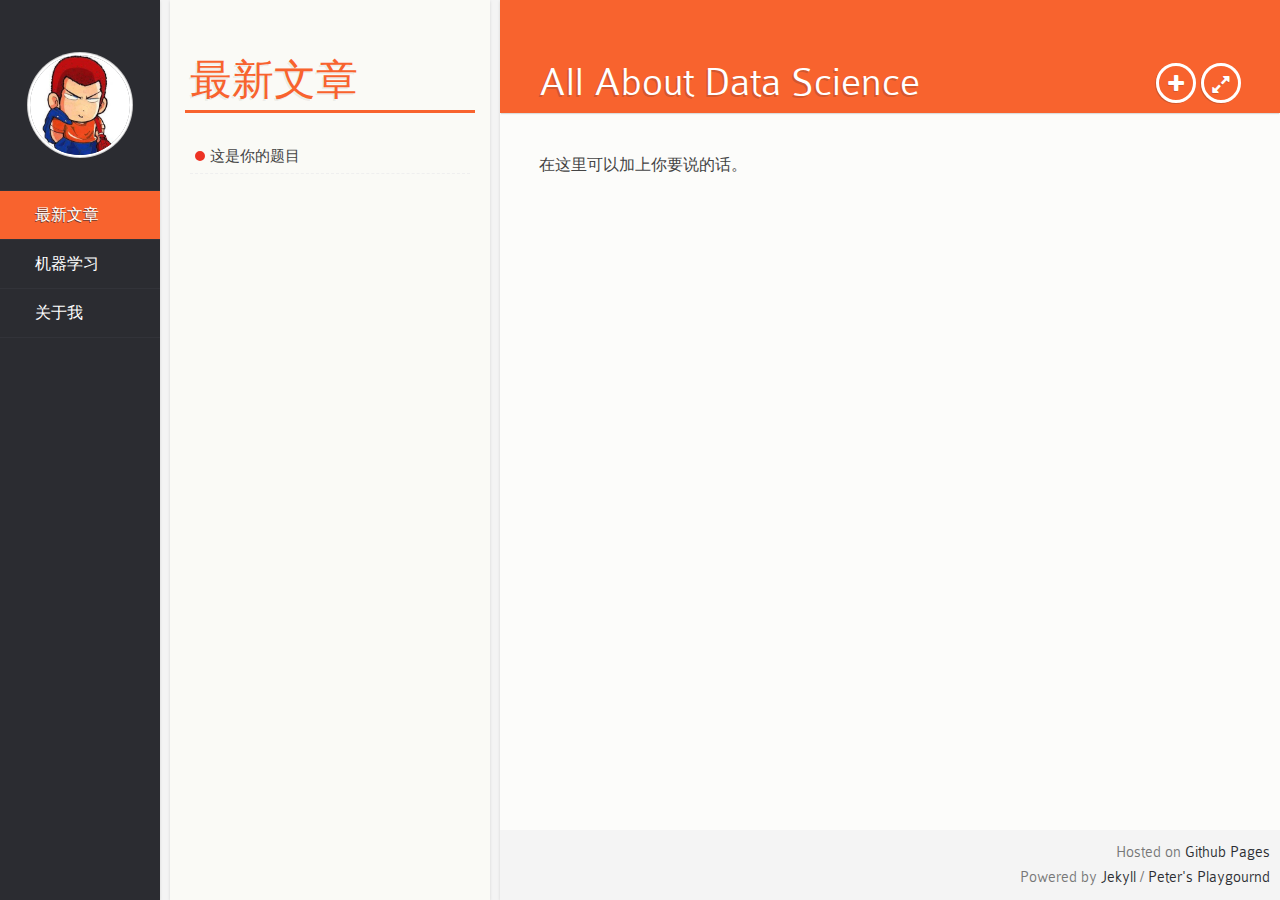
<file: index.html>
<!DOCTYPE html>
<html>
	<head>
		<meta http-equiv="content-type" content="text/html; charset=utf-8" />
                <meta property="wb:webmaster" content="397a4c282ef1bdba" />
		<meta name="description" content="Welcome to Data World | 技术改变世界">
		<meta name="viewport" content="width=device-width, initial-scale=1.0, maximum-scale=1.0, user-scalable=0" />
		<title>犀牛</title>
		<!--[if lte IE 9]><meta http-equiv="refresh" content="0;url=/assets/ie.html"><![endif]-->
		<link rel="shortcut icon" href="/assets/images/favicon.ico" />
		<link rel="stylesheet" type="text/css" href="/assets/stylesheets/style.css">
		<script type="text/javascript">
			var _gaq = _gaq || [];
			_gaq.push(['_setAccount', 'UA-45407331-1']);
			_gaq.push(['_trackPageview']);
			(function() {
				var ga = document.createElement('script'); ga.type = 'text/javascript'; ga.async = true;
				ga.src = ('https:' == document.location.protocol ? 'https://ssl' : 'http://www') + '.google-analytics.com/ga.js';
				var s = document.getElementsByTagName('script')[0]; s.parentNode.insertBefore(ga, s);
	"		})();
		</script>
		<script type="text/javascript" src="http://cdn.mathjax.org/mathjax/latest/MathJax.js?config=TeX-AMS-MML_HTMLorMML"></script>
		<script type="text/x-mathjax-config">
        MathJax.Hub.Config({
        TeX: {equationNumbers: {autoNumber: ["AMS"], useLabelIds: true}},
        "HTML-CSS": {linebreaks: {automatic: true}},
        SVG: {linebreaks: {automatic: true}}
        });
        </script>
        <script type="text/javascript" src="/assets/js/jquery.js"></script>
		<script type="text/javascript" src="/assets/js/jquery.pjax.js"></script>
		<script type="text/javascript" src="/assets/js/script.js"></script>
		<script type="text/javascript" src="/assets/js/pdfobject.js"></script>
		<script type = "text/javascript">
		$(document).ready(function(){
		$("#random").on('click','img',function(){
			$.get("sitemap.xml",function(data){
			var $xml=$(data);
			url=$xml.find("url");
			n = url.size();
			n = getRandom(n);
			position=url.get(n);  
			hello=position.getElementsByTagName("loc")[0].firstChild.nodeValue; 
			location.href=hello;
		})
    
	})
  //随机数发生器
       function getRandom(n){return Math.floor(Math.random()*(n+1))}
})
	</script>
		
	</head>
	<body>
		<nav id="nav">
		    <a id="random" href="#"><img id="profile" src="/assets/images/profile.png" alt="" height="100" width="100"></a>
			<ul id="menu">
				<li id="label1" class="label selected"><span>最新文章</span></li>
				<li id="label2" class="label"><span>机器学习</span></li>
				<!--目录-->
				<a id="about" href="/index.html">关于我</a>
			</ul>

		</nav>

		<aside id="sidebar">
			<div id="title_wrap" class="select1">
				<h2 id="title1" class="title">最新文章</h2>
				<h2 id="title2" class="title">机器学习</h2>
			</div>

			<div id="post_list">
			<!--文章-->
			
				<a class="ml cate1" href="/2014/03/distance-similarity"><span class="circle_icon"></span>这是你的题目<span class="date">Mar 2014</span></a>
			
			</div>
		</aside>

		<div id="container">
			<div id="pjax">
				
				<article id="post">
  <header id="header">
    <h1>All About Data Science</h1>
    <button id="fullscreen" class="header_icon"></button>
    <button id="fontsize" class="header_icon"></button>
  </header>
  <div id="content">
    <p>在这里可以加上你要说的话。</p>

    <div id="copyright">

      <p>Hosted on <a href="http://pages.github.com/" target="_blank">Github Pages</a></p>
      <p>Powered by <a href="https://github.com/mojombo/jekyll" target="_blank">Jekyll</a> / <a href="http://peters-playground.com/" target="_blank">Peter's Playgournd</a> </p>
    </div>
  </div>
</article>

			</div>
		</div>

		<div id="notice">左右滑动</div>
		
		
		
		
	</body>
</html>
</file>
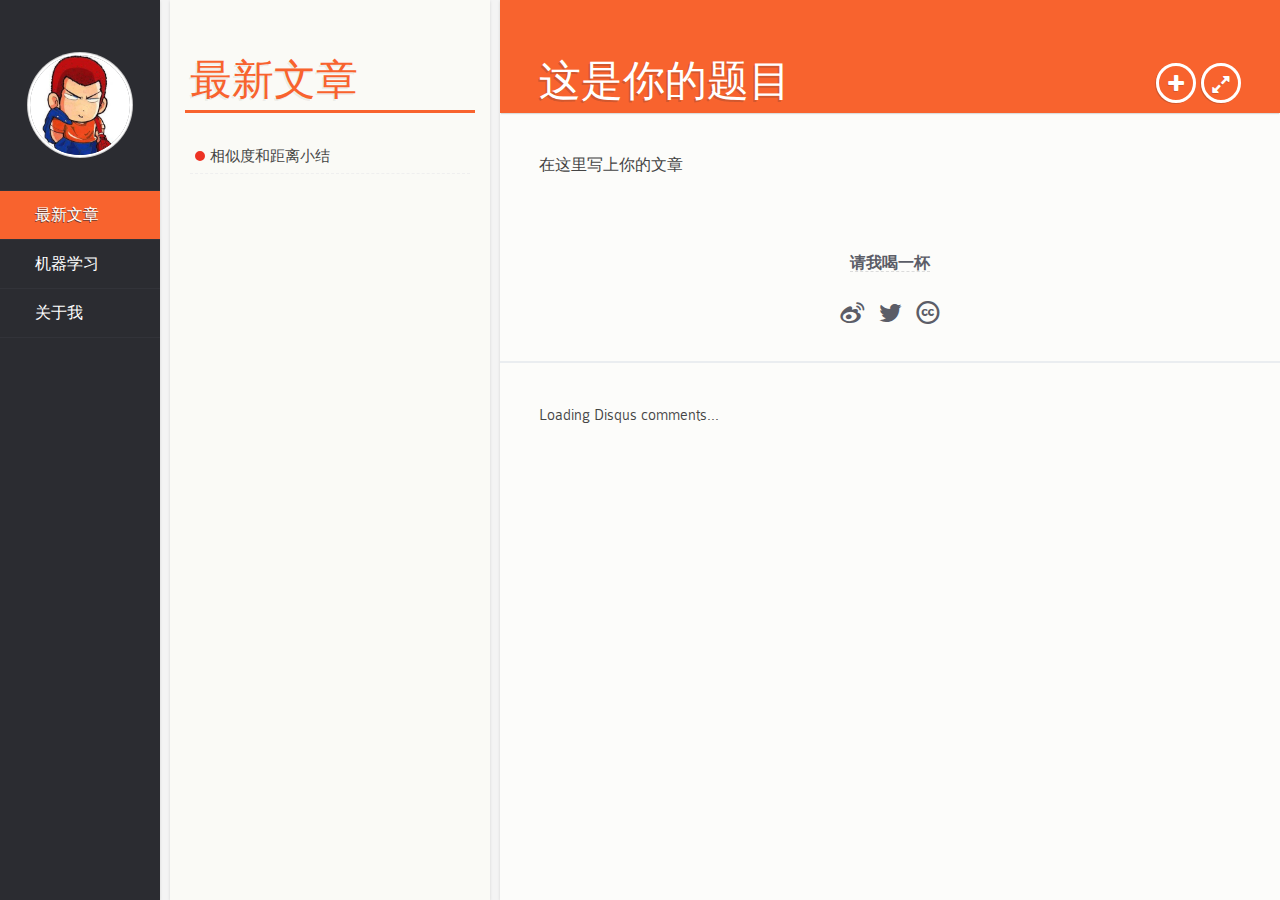
<file: 2014/03/distance-similarity/index.html>
<!DOCTYPE html>
<html>
	<head>
		<meta http-equiv="content-type" content="text/html; charset=utf-8" />
                <meta property="wb:webmaster" content="397a4c282ef1bdba" />
		<meta name="description" content="相似度和距离小结 | 技术改变世界">
		<meta name="viewport" content="width=device-width, initial-scale=1.0, maximum-scale=1.0, user-scalable=0" />
		<title>犀牛</title>
		<!--[if lte IE 9]><meta http-equiv="refresh" content="0;url=/assets/ie.html"><![endif]-->
		<link rel="shortcut icon" href="/assets/images/favicon.ico" />
		<link rel="stylesheet" type="text/css" href="/assets/stylesheets/style.css">
		<script type="text/javascript">
			var _gaq = _gaq || [];
			_gaq.push(['_setAccount', 'UA-45407331-1']);
			_gaq.push(['_trackPageview']);
			(function() {
				var ga = document.createElement('script'); ga.type = 'text/javascript'; ga.async = true;
				ga.src = ('https:' == document.location.protocol ? 'https://ssl' : 'http://www') + '.google-analytics.com/ga.js';
				var s = document.getElementsByTagName('script')[0]; s.parentNode.insertBefore(ga, s);
	"		})();
		</script>
		<script type="text/javascript" src="http://cdn.mathjax.org/mathjax/latest/MathJax.js?config=TeX-AMS-MML_HTMLorMML"></script>
		<script type="text/x-mathjax-config">
        MathJax.Hub.Config({
        TeX: {equationNumbers: {autoNumber: ["AMS"], useLabelIds: true}},
        "HTML-CSS": {linebreaks: {automatic: true}},
        SVG: {linebreaks: {automatic: true}}
        });
        </script>
        <script type="text/javascript" src="/assets/js/jquery.js"></script>
		<script type="text/javascript" src="/assets/js/jquery.pjax.js"></script>
		<script type="text/javascript" src="/assets/js/script.js"></script>
		<script type="text/javascript" src="/assets/js/pdfobject.js"></script>
		<script type = "text/javascript">
		$(document).ready(function(){
		$("#random").on('click','img',function(){
			$.get("sitemap.xml",function(data){
			var $xml=$(data);
			url=$xml.find("url");
			n = url.size();
			n = getRandom(n);
			position=url.get(n);  
			hello=position.getElementsByTagName("loc")[0].firstChild.nodeValue; 
			location.href=hello;
		})
    
	})
  //随机数发生器
       function getRandom(n){return Math.floor(Math.random()*(n+1))}
})
	</script>
		
	</head>
	<body>
		<nav id="nav">
		    <a id="random" href="#"><img id="profile" src="/assets/images/profile.png" alt="" height="100" width="100"></a>
			<ul id="menu">
				<li id="label1" class="label selected"><span>最新文章</span></li>
				<li id="label2" class="label"><span>机器学习</span></li>
				<a id="about" href="/index.html">关于我</a>
			</ul>

		</nav>

		<aside id="sidebar">
			<div id="title_wrap" class="select1">
				<h2 id="title1" class="title">最新文章</h2>
				<h2 id="title2" class="title">机器学习</h2>
			</div>

			<div id="post_list">
			
				<a class="ml cate1" href="/2014/03/distance-similarity"><span class="circle_icon"></span>相似度和距离小结<span class="date">Mar 2014</span></a>
		
			
			</div>
		</aside>

		<div id="container">
			<div id="pjax">
				
				<article id="post">
	<header id="header">
		<h1 id="identifier">这是你的题目</h1>
		<button id="fullscreen" class="header_icon"></button>
		<button id="fontsize" class="header_icon"></button>
	</header>
	<div id="content">
		<p>在这里写上你的文章</p>
		
		<div id="donation">
		<b><a href="https://me.alipay.com/bigchao">请我喝一杯</a></b>
		</div>
		<div id="social">
		    <a id="weibo" href="http://v.t.sina.com.cn/share/share.php?url=http://yangchao.me/2014/03/distance-similarity&title=相似度和距离小结"></a>
			<a id="twitter" href="https://twitter.com/intent/tweet?url=http://yangchao.me/2014/03/distance-similarity&text=相似度和距离小结"></a>
			<a id="end_cc" href="http://creativecommons.org/licenses/by-nc-sa/3.0/cn/"></a>
		</div>
	</div>
</article>

<div id="disqus_thread"></div>
<noscript>Please enable JavaScript to view the <a href="http://disqus.com/?ref_noscript">comments powered by Disqus.</a></noscript>
<a href="http://disqus.com" class="dsq-brlink" target="_blank">Loading Disqus comments...</a>



			</div>
		</div>

		<div id="notice">左右滑动</div>
		
		
		
		
	</body>
</html>
</file>
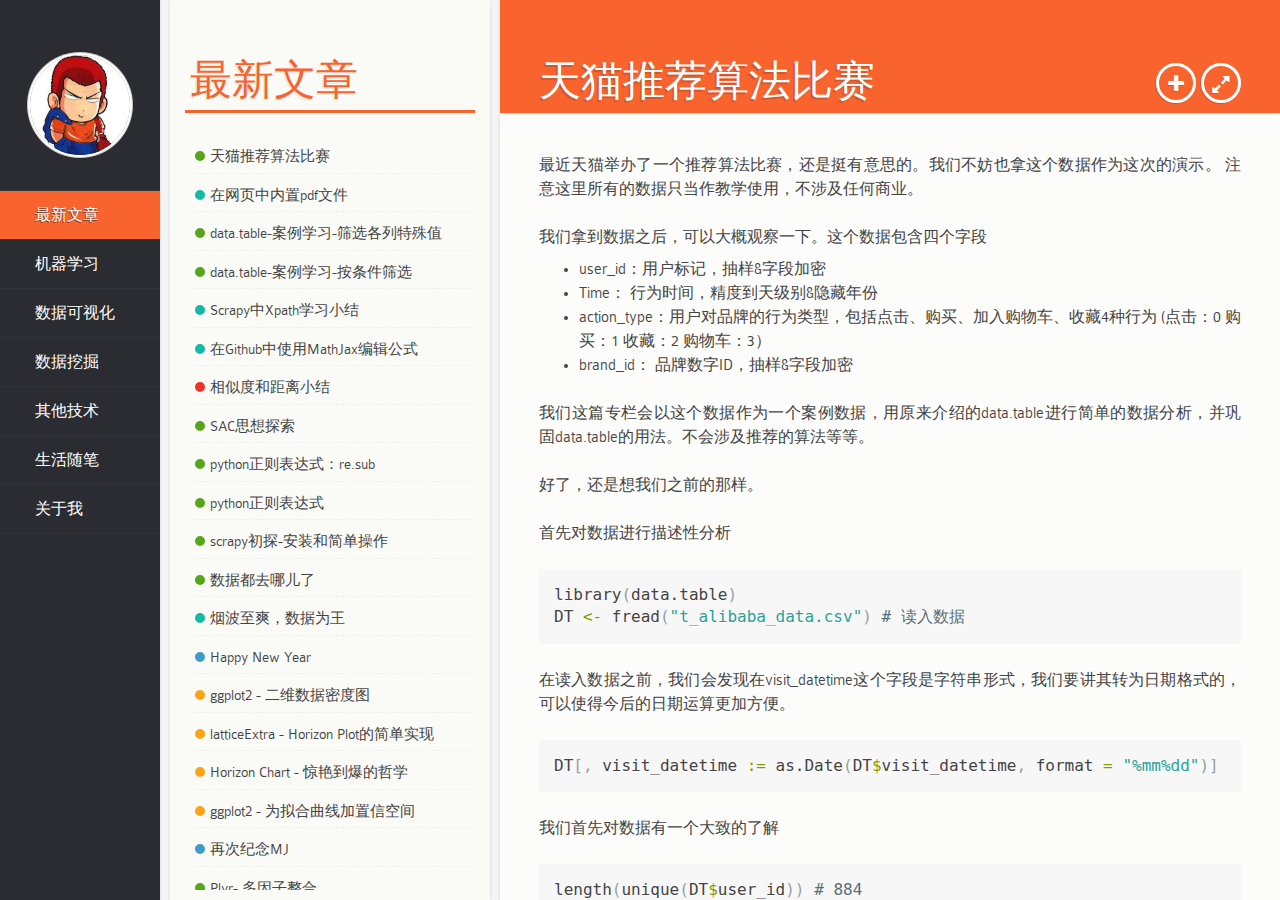
<file: 2014/03/tmall-algorithm/index.html>
<!DOCTYPE html>
<html>
	<head>
		<meta http-equiv="content-type" content="text/html; charset=utf-8" />
                <meta property="wb:webmaster" content="397a4c282ef1bdba" />
		<meta name="description" content="天猫推荐算法比赛 | 技术改变世界">
		<meta name="viewport" content="width=device-width, initial-scale=1.0, maximum-scale=1.0, user-scalable=0" />
		<title>天猫推荐算法比赛</title>
		<!--[if lte IE 9]><meta http-equiv="refresh" content="0;url=/assets/ie.html"><![endif]-->
		<link rel="shortcut icon" href="/assets/images/favicon.ico" />
		<link rel="stylesheet" type="text/css" href="/assets/stylesheets/style.css">
		<script type="text/javascript">
			var _gaq = _gaq || [];
			_gaq.push(['_setAccount', 'UA-45407331-1']);
			_gaq.push(['_trackPageview']);
			(function() {
				var ga = document.createElement('script'); ga.type = 'text/javascript'; ga.async = true;
				ga.src = ('https:' == document.location.protocol ? 'https://ssl' : 'http://www') + '.google-analytics.com/ga.js';
				var s = document.getElementsByTagName('script')[0]; s.parentNode.insertBefore(ga, s);
	"		})();
		</script>
		<script type="text/javascript" src="http://cdn.mathjax.org/mathjax/latest/MathJax.js?config=TeX-AMS-MML_HTMLorMML"></script>
		<script type="text/x-mathjax-config">
        MathJax.Hub.Config({
        TeX: {equationNumbers: {autoNumber: ["AMS"], useLabelIds: true}},
        "HTML-CSS": {linebreaks: {automatic: true}},
        SVG: {linebreaks: {automatic: true}}
        });
        </script>
        <script type="text/javascript" src="/assets/js/jquery.js"></script>
		<script type="text/javascript" src="/assets/js/jquery.pjax.js"></script>
		<script type="text/javascript" src="/assets/js/script.js"></script>
		<script type="text/javascript" src="/assets/js/pdfobject.js"></script>
		<script type = "text/javascript">
		$(document).ready(function(){
		$("#random").on('click','img',function(){
			$.get("sitemap.xml",function(data){
			var $xml=$(data);
			url=$xml.find("url");
			n = url.size();
			n = getRandom(n);
			position=url.get(n);  
			hello=position.getElementsByTagName("loc")[0].firstChild.nodeValue; 
			location.href=hello;
		})
    
	})
  //随机数发生器
       function getRandom(n){return Math.floor(Math.random()*(n+1))}
})
	</script>
		
	</head>
	<body>
		<nav id="nav">
		    <a id="random" href="#"><img id="profile" src="/assets/images/profile.png" alt="" height="100" width="100"></a>
			<ul id="menu">
				<li id="label1" class="label selected"><span>最新文章</span></li>
				<li id="label2" class="label"><span>机器学习</span></li>
				<li id="label3" class="label"><span>数据可视化</span></li>
				<li id="label4" class="label"><span>数据挖掘</span></li>
				<li id="label5" class="label"><span>其他技术</span></li>
				<li id="label6" class="label"><span>生活随笔</span></li>
				<a id="about" href="/index.html">关于我</a>
			</ul>

		</nav>

		<aside id="sidebar">
			<div id="title_wrap" class="select1">
				<h2 id="title1" class="title">最新文章</h2>
				<h2 id="title2" class="title">机器学习</h2>
				<h2 id="title3" class="title">数据可视化</h2>
				<h2 id="title4" class="title">数据挖掘</h2>
				<h2 id="title5" class="title">其他技术</h2>
				<h2 id="title6" class="title">生活随笔</h2>
			</div>

			<div id="post_list">
			
				<a class="datamining cate1" href="/2014/03/tmall-algorithm"><span class="circle_icon"></span>天猫推荐算法比赛<span class="date">Mar 2014</span></a>
			
				<a class="related cate1" href="/2014/03/pdf-insert"><span class="circle_icon"></span>在网页中内置pdf文件<span class="date">Mar 2014</span></a>
			
				<a class="datamining cate1" href="/2014/03/datatble-filter-column"><span class="circle_icon"></span>data.table-案例学习-筛选各列特殊值<span class="date">Mar 2014</span></a>
			
				<a class="datamining cate1" href="/2014/03/datatable-faq"><span class="circle_icon"></span>data.table-案例学习-按条件筛选<span class="date">Mar 2014</span></a>
			
				<a class="related cate1" href="/2014/03/scrapy-xpath"><span class="circle_icon"></span>Scrapy中Xpath学习小结<span class="date">Mar 2014</span></a>
			
				<a class="related cate1" href="/2014/03/mathjax-github"><span class="circle_icon"></span>在Github中使用MathJax编辑公式<span class="date">Mar 2014</span></a>
			
				<a class="ml cate1" href="/2014/03/distance-similarity"><span class="circle_icon"></span>相似度和距离小结<span class="date">Mar 2014</span></a>
			
				<a class="datamining cate1" href="/2014/03/data-table"><span class="circle_icon"></span>SAC思想探索<span class="date">Mar 2014</span></a>
			
				<a class="datamining cate1" href="/2014/03/python-re-sub"><span class="circle_icon"></span>python正则表达式：re.sub<span class="date">Mar 2014</span></a>
			
				<a class="datamining cate1" href="/2014/03/python-regular-expression"><span class="circle_icon"></span>python正则表达式<span class="date">Mar 2014</span></a>
			
				<a class="datamining cate1" href="/2014/03/install-scrapy"><span class="circle_icon"></span>scrapy初探-安装和简单操作<span class="date">Mar 2014</span></a>
			
				<a class="datamining cate1" href="/2014/02/where-is-data"><span class="circle_icon"></span>数据都去哪儿了<span class="date">Feb 2014</span></a>
			
				<a class="related cate1" href="/2014/02/douban"><span class="circle_icon"></span>烟波至爽，数据为王<span class="date">Feb 2014</span></a>
			
				<a class="life cate1" href="/2013/12/happy-new-year"><span class="circle_icon"></span>Happy New Year<span class="date">Dec 2013</span></a>
			
				<a class="datavis cate1" href="/2013/11/ggplot2-2d-density"><span class="circle_icon"></span>ggplot2 - 二维数据密度图<span class="date">Nov 2013</span></a>
			
				<a class="datavis cate1" href="/2013/10/horizon-lattice-extra"><span class="circle_icon"></span>latticeExtra - Horizon Plot的简单实现<span class="date">Oct 2013</span></a>
			
				<a class="datavis cate1" href="/2013/10/horizon-plot"><span class="circle_icon"></span>Horizon Chart - 惊艳到爆的哲学<span class="date">Oct 2013</span></a>
			
				<a class="datavis cate1" href="/2013/09/Significance-ggplot2"><span class="circle_icon"></span>ggplot2 - 为拟合曲线加置信空间<span class="date">Sep 2013</span></a>
			
				<a class="life cate1" href="/2013/06/mj-memory"><span class="circle_icon"></span>再次纪念MJ<span class="date">Jun 2013</span></a>
			
				<a class="datamining cate1" href="/2013/06/plyr-advanced"><span class="circle_icon"></span>Plyr- 多因子整合<span class="date">Jun 2013</span></a>
			
				<a class="datavis cate1" href="/2013/05/stack-area-ggplot2"><span class="circle_icon"></span>ggplot2 - Stacked Area Graph<span class="date">May 2013</span></a>
			
				<a class="related cate1" href="/2013/05/Sublime-text-2"><span class="circle_icon"></span>Sublime Text 2学习过程<span class="date">May 2013</span></a>
			
				<a class="ml cate1" href="/2013/04/mahout-big-data"><span class="circle_icon"></span>Mahout简单部署备忘<span class="date">Apr 2013</span></a>
			
				<a class="datavis cate1" href="/2013/04/Wilkinson-Dot-Plot"><span class="circle_icon"></span>ggplot2 - Wilkinson Dot Plot<span class="date">Apr 2013</span></a>
			
				<a class="datavis cate1" href="/2013/04/heat-map"><span class="circle_icon"></span>ggplot2 - Heat Map<span class="date">Apr 2013</span></a>
			
				<a class="datavis cate1" href="/2013/04/cleveland-Dotplot"><span class="circle_icon"></span>ggplot2 - Cleveland Dot Plot<span class="date">Apr 2013</span></a>
			
				<a class="datavis cate1" href="/2013/04/ggplot2-line-graph"><span class="circle_icon"></span>ggplot2 - Line Graph<span class="date">Apr 2013</span></a>
			
				<a class="datamining cate1" href="/2013/03/plyr-dataming"><span class="circle_icon"></span>Plyr- 数据整合利器<span class="date">Mar 2013</span></a>
			
				<a class="datavis cate1" href="/2013/02/ggplot2-histogram"><span class="circle_icon"></span>ggplot2 - Histogram<span class="date">Feb 2013</span></a>
			
				<a class="datamining cate1" href="/2013/02/reshape-advanced"><span class="circle_icon"></span>R - Reshape Package II<span class="date">Feb 2013</span></a>
			
				<a class="datamining cate1" href="/2013/02/reshape-basic"><span class="circle_icon"></span>R - Reshape2 Package<span class="date">Feb 2013</span></a>
			
				<a class="related cate1" href="/2013/02/hadoop-hive"><span class="circle_icon"></span>大数据体验之Hadoop, Rhadoop, 和Hive<span class="date">Feb 2013</span></a>
			
				<a class="datavis cate1" href="/2013/02/ggplot2-bar-chart"><span class="circle_icon"></span>ggplot2 - Barchart<span class="date">Feb 2013</span></a>
			
				<a class="datavis cate1" href="/2013/01/intro-ggplot2"><span class="circle_icon"></span>ggplot2 - 作图哲学<span class="date">Jan 2013</span></a>
			
				<a class="datavis cate1" href="/2013/01/welcome-ggplot2"><span class="circle_icon"></span>ggplot2 - Welcome!<span class="date">Jan 2013</span></a>
			
				<a class="life cate1" href="/2012/08/story-vision"><span class="circle_icon"></span>自己的视角，别人的故事<span class="date">Aug 2012</span></a>
			
				<a class="life cate1" href="/2012/06/memorize-michael-jackson"><span class="circle_icon"></span>纪念 Michael Jackson - This Is It<span class="date">Jun 2012</span></a>
			
				<a class="life cate1" href="/2012/06/happy-madives"><span class="circle_icon"></span>传说中的马尔代夫<span class="date">Jun 2012</span></a>
			
				<a class="life cate1" href="/2011/03/japan-earthquake"><span class="circle_icon"></span>日本地震杂想<span class="date">Mar 2011</span></a>
			
			</div>
		</aside>

		<div id="container">
			<div id="pjax">
				
				<article id="post">
	<header id="header">
		<h1 id="identifier">天猫推荐算法比赛</h1>
		<button id="fullscreen" class="header_icon"></button>
		<button id="fontsize" class="header_icon"></button>
	</header>
	<div id="content">
		<p>最近天猫举办了一个推荐算法比赛，还是挺有意思的。我们不妨也拿这个数据作为这次的演示。
注意这里所有的数据只当作教学使用，不涉及任何商业。</p>

<p>我们拿到数据之后，可以大概观察一下。这个数据包含四个字段</p>

<ul>
  <li>user_id：用户标记，抽样&amp;字段加密</li>
  <li>Time：	行为时间，精度到天级别&amp;隐藏年份</li>
  <li>action_type：用户对品牌的行为类型，包括点击、购买、加入购物车、收藏4种行为 (点击：0 购买：1 收藏：2 购物车：3）</li>
  <li>brand_id：	品牌数字ID，抽样&amp;字段加密</li>
</ul>

<p>我们这篇专栏会以这个数据作为一个案例数据，用原来介绍的data.table进行简单的数据分析，并巩固data.table的用法。不会涉及推荐的算法等等。</p>

<p>好了，还是想我们之前的那样。 </p>

<p>首先对数据进行描述性分析</p>

<div class="highlight"><pre><code class="r">library<span class="p">(</span>data.table<span class="p">)</span>	
DT <span class="o">&lt;-</span> fread<span class="p">(</span><span class="s">&quot;t_alibaba_data.csv&quot;</span><span class="p">)</span> <span class="c1"># 读入数据</span>
</code></pre></div>

<p>在读入数据之前，我们会发现在visit_datetime这个字段是字符串形式，我们要讲其转为日期格式的，可以使得今后的日期运算更加方便。</p>

<div class="highlight"><pre><code class="r">DT<span class="p">[,</span> visit_datetime <span class="o">:=</span> as.Date<span class="p">(</span>DT<span class="o">$</span>visit_datetime<span class="p">,</span> format <span class="o">=</span> <span class="s">&quot;%mm%dd&quot;</span><span class="p">)]</span>	
</code></pre></div>

<p>我们首先对数据有一个大致的了解</p>

<div class="highlight"><pre><code class="r">length<span class="p">(</span>unique<span class="p">(</span>DT<span class="o">$</span>user_id<span class="p">))</span> <span class="c1"># 884</span>
length<span class="p">(</span>unique<span class="p">(</span>DT<span class="o">$</span>brand_id<span class="p">))</span> <span class="c1"># 9531</span>
max<span class="p">(</span>DT<span class="o">$</span>visit_datetime<span class="p">)</span><span class="o">-</span>min<span class="p">(</span>DT<span class="o">$</span>visit_datetime<span class="p">)</span>
</code></pre></div>

<p>不同的用户有884个，商品有9531件， 时间跨度为122天。</p>

<p>继续向下</p>

<div class="highlight"><pre><code class="r"><span class="c1">## 多少个人买了商品 (748个)</span>
DT<span class="p">[</span>type <span class="o">==</span><span class="m">1</span><span class="p">,</span> length<span class="p">(</span>unique<span class="p">(</span>user_id<span class="p">))]</span>  	
</code></pre></div>

<p>我们之前介绍过，在data.table中<code>data.table[i,j,]</code> i表示的基于行的处理，j是基于列的。所以上面的那个就是选择出来type =1 的用户个数， 注意这里要用两个等号。</p>

<p>大家可以基于这个数据，自己跑一下看看type=0，2，3的情况是什么样的呢？
有过购买行为用户有748个。</p>

<p>好了，我们不止想要这一个简单的数字，比如我现在想知道每个用户都购买了什么。应该怎么办?</p>

<div class="highlight"><pre><code class="r">Associate.rule <span class="o">&lt;-</span> DT<span class="p">[</span>type <span class="o">==</span> <span class="m">1</span><span class="p">,</span> list<span class="p">(</span>brand_id <span class="o">=</span> paste<span class="p">(</span>unique<span class="p">(</span>brand_id<span class="p">),</span> collapse <span class="o">=</span><span class="s">&quot;,&quot;</span><span class="p">)),</span> by <span class="o">=</span> user_id<span class="p">]</span>	
</code></pre></div>

<p>稍微详细点介绍下这里的用法，上面非常典型的data.table的用法。大家可以体会下。第一个部分<code>type == 1</code> 是基于行操作的，第二部分<code>list(...)</code> 是基于列操作的，这里创建了一个新的列叫<code>brand_id</code>, 在等号后面就是定义的过程，有关<code>paste</code>, <code>unique</code>大家可以去自己查一下。在命令行输入<code>?paste</code>,<code>?unique</code>就可以了。第三部分<code>by = user_id</code>就是负责分层的。</p>

<p>再举一个例子，也是继续向下分析的过程。</p>

<p>如果我想看下每个用户购买每个商品多少次，应该怎么办？
我现在想找出在最后一个月出现的购买有哪些呢？</p>

<div class="highlight"><pre><code class="r">setkey<span class="p">(</span>DT<span class="p">,</span> user_id<span class="p">,</span> brand_id<span class="p">)</span>
Pur.times <span class="o">&lt;-</span> DT<span class="p">[</span>type <span class="o">==</span><span class="m">1</span> <span class="p">,</span> .N<span class="p">,</span> by <span class="o">=</span> key<span class="p">(</span>DT<span class="p">)]</span>
</code></pre></div>

<p>这时候我想把上面Pur.times中N大于5次的记录找出来应该怎么办呢？</p>

<div class="highlight"><pre><code class="r">Pur.times<span class="p">[</span>N <span class="o">&gt;</span> <span class="m">5</span><span class="p">,]</span>	
</code></pre></div>

<p>现在我想知道2014年8月1号之后才有记录的新用户，这是推荐系统的冷启动问题。看看这样的用户是很有必要的。</p>

<div class="highlight"><pre><code class="r">	
New_user <span class="o">&lt;-</span> DT<span class="p">[,</span> .SD<span class="p">[</span>min<span class="p">(</span>visit_datetime<span class="p">)</span> <span class="o">&gt;</span> as.Date<span class="p">(</span><span class="s">&quot;2014-08-01&quot;</span><span class="p">)],</span> by <span class="o">=</span> user_id<span class="p">]</span>
</code></pre></div>

<p>其中<code>.SD</code>是一个算是高级的用法。表示除索引列之外所有的列。有关.SD的用法大家可以参照官方的手册。<code>.SD</code>是subset data的意思。</p>

<p>最后给大家一个稍微复杂一点的例子，大家可以体会一下。</p>

<p>因为数据中是包含时间字段这个信息的，而这个信息又非常有用。我们现在想知道对于每个用户来说，在购买特定产品之前，他点击了这个产品多少次（type = 0）， 收藏了多少次（type = 2）， 加入购物车多少次（type = 3）。</p>

<div class="highlight"><pre><code class="r">DT<span class="p">[,</span> purch.id <span class="o">:=</span> c<span class="p">(</span><span class="m">0</span><span class="p">,</span> head<span class="p">(</span>cumsum<span class="p">(</span>type<span class="o">==</span> <span class="m">1</span><span class="p">),</span> <span class="m">-1</span><span class="p">)),</span> by<span class="o">=</span>list<span class="p">(</span>user_id<span class="p">,</span> brand_id<span class="p">)]</span>

Sum_behaviour <span class="o">&lt;-</span> DT<span class="p">[,</span> <span class="kr">if</span><span class="p">(</span><span class="m">1</span> <span class="o">%in%</span> type<span class="p">)</span> .SD<span class="p">,</span> by<span class="o">=</span>list<span class="p">(</span>user_id<span class="p">,</span> brand_id<span class="p">,</span> purch.id<span class="p">)][,</span> list<span class="p">(</span>Click<span class="o">=</span>sum<span class="p">(</span>type<span class="o">==</span><span class="m">0</span><span class="p">),</span> Cart<span class="o">=</span>sum<span class="p">(</span>type<span class="o">==</span><span class="m">2</span><span class="p">)),</span> by<span class="o">=</span>list<span class="p">(</span>user_id<span class="p">,</span> brand_id<span class="p">,</span> purch.id<span class="p">)]</span>
</code></pre></div>

<p>大家可以体会下这个的用法，和一些列分析的思路。</p>

<p>在数据分析其实就是这么一步步推进的。我们在改进推荐算法之前，这一系列的折腾数据是必不可少的。</p>

<p>大家也可以根据我这给的思路继续往下分析，用data.table。如果有什么实现不了的话，欢迎给我发邮件。</p>

<p>这里给大家一些思路，刚我给出的几个样例都是针对于用户的一系列的操作。</p>

<p>大家可以模仿我的这些代码做出针对商品的一些列的操作。</p>

<p>比如哪些商品被卖出的最多？被卖出的商品通常先被点击收藏多少次再被卖出？哪个月卖出的商品最多？</p>

<p>通过这一系列的问题，我们锻炼了动手能力也同时培养了对数据的感觉。</p>

<p>我的邮箱地址是 yangchao.hk@gmail.com，大家如果自己没有报名这次比赛想得到数据可以给我发邮件我转发大家。</p>


		
		<div id="donation">
		<b><a href="https://me.alipay.com/bigchao">请我喝一杯</a></b>
		</div>
		<div id="social">
		    <a id="weibo" href="http://v.t.sina.com.cn/share/share.php?url=http://yangchao.me/2014/03/tmall-algorithm&title=天猫推荐算法比赛"></a>
			<a id="twitter" href="https://twitter.com/intent/tweet?url=http://yangchao.me/2014/03/tmall-algorithm&text=天猫推荐算法比赛"></a>
			<a id="end_cc" href="http://creativecommons.org/licenses/by-nc-sa/3.0/cn/"></a>
		</div>
	</div>
</article>

<div id="disqus_thread"></div>
<noscript>Please enable JavaScript to view the <a href="http://disqus.com/?ref_noscript">comments powered by Disqus.</a></noscript>
<a href="http://disqus.com" class="dsq-brlink" target="_blank">Loading Disqus comments...</a>



			</div>
		</div>

		<div id="notice">左右滑动</div>
		
		
		
		
	</body>
</html>
</file>
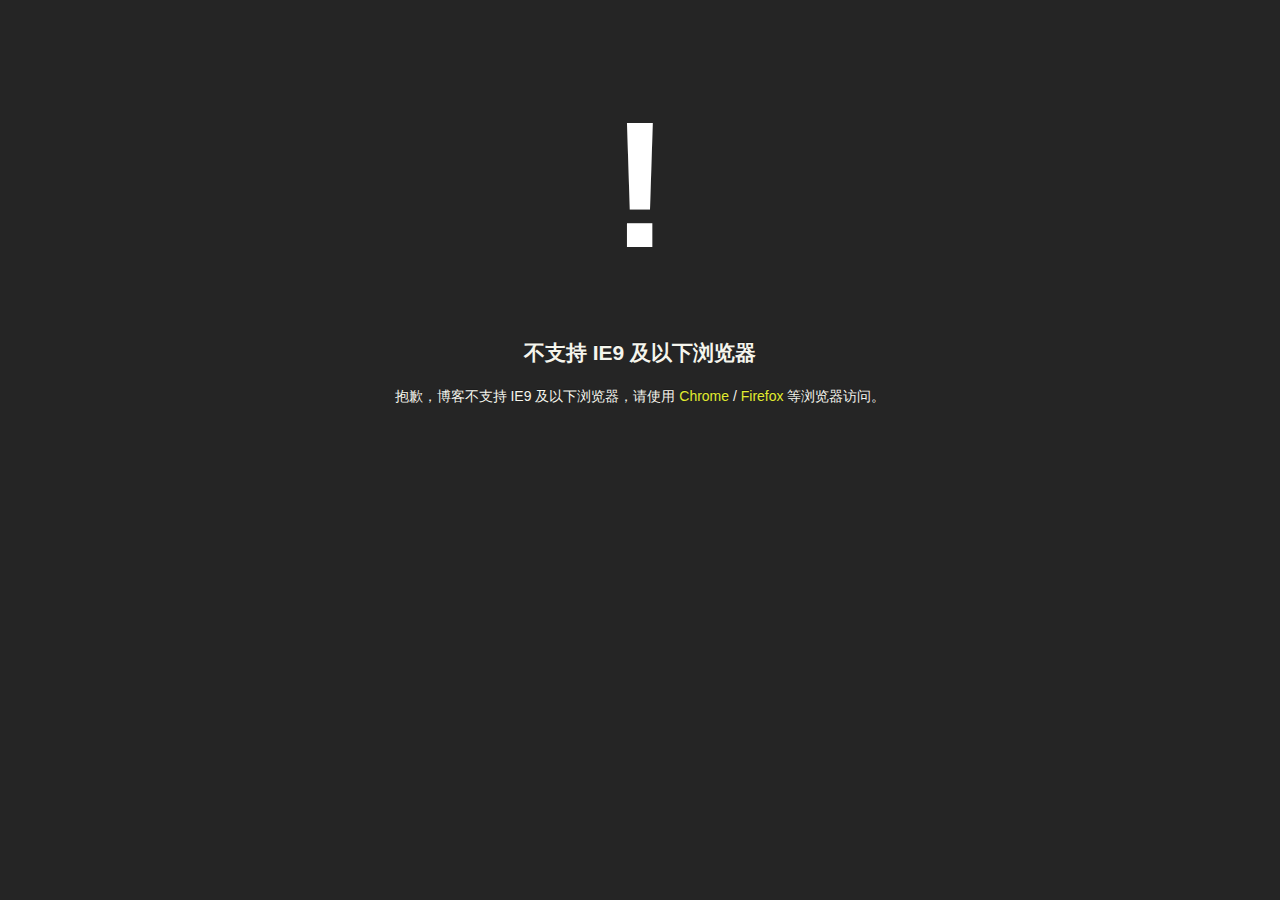
<file: assets/ie.html>
<!DOCTYPE html PUBLIC "-//W3C//DTD XHTML 1.0 Transitional//EN"
   "http://www.w3.org/TR/xhtml1/DTD/xhtml1-transitional.dtd">
<html xmlns="http://www.w3.org/1999/xhtml" xml:lang="en" lang="en">
<head>
    <title>不支持 IE9 及以下浏览器</title>
    <meta http-equiv="Content-Type" content="text/html; charset=utf-8" />
    <meta name="robots" content="noindex" />
    <style type="text/css">
    body {
        width:600px;
        margin:50px auto;
        font:14px/1.5 'Trebuchet MS', sans-serif;
        text-align:center;
        background-color:#252525;
    }
    h1 {margin:0; font-size:180px; color:#fff;}
    h2, p {color:#f5f5ed; text-shadow:0 -1px 0 rgba(0, 0 ,0, .3);}
    a {color:#e1ec30; text-decoration:none;}
    </style>
    <script type="text/javascript">
      var _gaq = _gaq || [];
      _gaq.push(['_setAccount', 'UA-45407331-1']);
      _gaq.push(['_trackPageview']);
      (function() {
        var ga = document.createElement('script'); ga.type = 'text/javascript'; ga.async = true;
        ga.src = ('https:' == document.location.protocol ? 'https://ssl' : 'http://www') + '.google-analytics.com/ga.js';
        var s = document.getElementsByTagName('script')[0]; s.parentNode.insertBefore(ga, s);
      })();
    </script>
</head>
<body>
    <h1>!</h1>
    <h2>不支持 IE9 及以下浏览器</h2>
    <p>抱歉，博客不支持 IE9 及以下浏览器，请使用 <a href="https://www.chrome.com" target="_blank">Chrome</a> / <a href="http://www.mozilla.org" target="_blank">Firefox</a> 等浏览器访问。</p>
</body>
</html>
</file>
<file: assets/stylesheets/style.css>
/* -------------------------------------
 * http://peters-playground.com
 * author: Peiwen Lu (P233)
 * E-mail: 40132147@qq.com
 * ------------------------------------- */
/*------- fonts ------- */
@font-face {
  font-family: "Colaborate";
  src: url("font/ColabLig-webfont.eot");
  src: url("font/ColabLig-webfont.eot?#iefix") format("embedded-opentype"), url("font/ColabLig-webfont.woff") format("woff"), url("font/ColabLig-webfont.ttf") format("truetype"), url("font/ColabLig-webfont.svg#ColaborateLightRegular") format("svg");
  font-weight: normal;
  font-style: normal; }

@font-face {
  font-family: "fontello";
  src: url("font/fontello.eot");
  src: url("font/fontello.eot#iefix") format("embedded-opentype"), url("font/fontello.woff") format("woff"), url("font/fontello.ttf") format("truetype"), url("font/fontello.svg#fontello") format("svg");
  font-weight: normal;
  font-style: normal; }

/* -------------------------------------
 * General Style
 * ------------------------------------- */
html, body {
  width: 100%;
  height: 100%;
  margin: 0;
  color: #444444;
  font: 16px/1.5 Colaborate, STHeiti, Arial, Helvetica, sans-serif;
  -webkit-font-smoothing: subpixel-antialiased;
  -webkit-text-size-adjust: none;
  background: #f4f4f4;
  overflow: hidden;
  position: relative; }

a {
  color: inherit;
  text-decoration: none; }

/* -------------------------------------
 * Navbar
 * ------------------------------------- */
#nav {
  width: 160px;
  height: 100%;
  margin-right: 10px;
  color: white;
  background: #2b2c31;
  text-shadow: -1px 1px 0 rgba(43, 44, 49, 0.7);
  box-shadow: 0 1px 3px rgba(0, 0, 0, 0.13);
  position: relative;
  float: left;
  -webkit-user-select: none;
  -moz-user-select: none;
  -ms-user-select: none;
  -o-user-select: none;
  user-select: none; }

#profile {
  margin: 55px auto 35px;
  border-radius: 50%;
  box-shadow: 0 0 0px 2px white, 0 0 0 3px #cccccc;
  display: block; }
  #profile:hover {
    -webkit-animation: spin 0.3s linear infinite;
    -moz-animation: spin 0.3s linear infinite;
    -ms-animation: spin 0.3s linear infinite;
    -o-animation: spin 0.3s linear infinite;
    animation: spin 0.3s linear infinite; }

#menu {
  margin: 0;
  padding: 0; }

.label, #about {
  padding: 12px 35px;
  border-top: 1px solid #323339;
  list-style: none;
  cursor: pointer;
  display: block;
  -webkit-transition: background 0.1s ease-in-out;
  -moz-transition: background 0.1s ease-in-out;
  -ms-transition: background 0.1s ease-in-out;
  -o-transition: background 0.1s ease-in-out;
  transition: background 0.1s ease-in-out; }

#about {
  border-bottom: 1px solid #323339; }
  #about:hover {
    background: #a563a5; }

/*------- label color ------- */
#label1.selected, #label1:hover {
  background: #f8632e; }

#label2.selected, #label2:hover {
  background: #ed3324; }

#label3.selected, #label3:hover {
  background: #fba418; }

#label4.selected, #label4:hover {
  background: #56a61c; }

#label5.selected, #label5:hover {
  background: #14baa5; }

#label6.selected, #label6:hover {
  background: #3f9cca; }

/*------- nav icons ------- */
#contact_me, #rss {
  color: #737582;
  -webkit-transition: color 0.15s ease-in-out;
  -moz-transition: color 0.15s ease-in-out;
  -ms-transition: color 0.15s ease-in-out;
  -o-transition: color 0.15s ease-in-out;
  transition: color 0.15s ease-in-out; }
  #contact_me:hover, #rss:hover {
    color: white; }
  #contact_me:before, #rss:before {
    font-family: "fontello";
    font-size: 24px;
    position: absolute; }

#contact_me:before {
  content: "\2709";
  left: 50px;
  bottom: 12px; }

#rss:before {
  content: "\f09e";
  left: 85px;
  bottom: 11px; }

/* -------------------------------------
 * sidebar
 * ------------------------------------- */
#sidebar {
  width: 440px;
  height: 100%;
  background: #fafaf6;
  box-shadow: 0 1px 3px rgba(0, 0, 0, 0.13);
  position: relative;
  float: left;
  -webkit-user-select: none;
  -moz-user-select: none;
  -ms-user-select: none;
  -o-user-select: none;
  user-select: none; }

/*------- titles ------- */
#title_wrap {
  height: 60px;
  margin: 0 15px;
  padding-top: 50px;
  border-bottom-width: 3px;
  border-bottom-style: solid;
  -webkit-transition: border-bottom-color 0.6s;
  -moz-transition: border-bottom-color 0.6s;
  -ms-transition: border-bottom-color 0.6s;
  -o-transition: border-bottom-color 0.6s;
  transition: border-bottom-color 0.6s; }

#title_wrap.select1 {
  border-bottom-color: #f8632e; }

#title_wrap.select2 {
  border-bottom-color: #ed3324; }

#title_wrap.select3 {
  border-bottom-color: #fba418; }

#title_wrap.select4 {
  border-bottom-color: #56a61c; }

#title_wrap.select5 {
  border-bottom-color: #14baa5; }

#title_wrap.select6 {
  border-bottom-color: #3f9cca; }

.title {
  margin: 0;
  padding-left: 5px;
  font-size: 42px;
  font-weight: normal;
  text-shadow: -2px 2px 0 rgba(43, 44, 49, 0.07);
  display: none; }

#title1 {
  color: #f8632e;
  display: block; }

#title2 {
  color: #ed3324; }

#title3 {
  color: #fba418; }

#title4 {
  color: #56a61c; }

#title5 {
  color: #14baa5; }

#title6 {
  color: #3f9cca; }

/*------- post list ------- */
#post_list {
  padding-right: 14px;
  overflow-y: hidden;
  position: absolute;
  top: 140px;
  bottom: 10px;
  left: 20px;
  right: 6px; }
  #post_list:hover {
    overflow-y: auto; }
  #post_list::-webkit-scrollbar {
    width: 3px; }
  #post_list::-webkit-scrollbar-track {
    background: #f4f4f4; }
  #post_list::-webkit-scrollbar-thumb {
    background: #e7e7e7; }
    #post_list::-webkit-scrollbar-thumb:hover {
      background: #cecece; }

/*------- post links ------- */
.cate1 {
  margin: 0 0 5px;
  padding: 5px;
  font-size: 15px;
  border-bottom: 1px dashed #efefef;
  display: block; }
  .cate1:hover {
    color: #777777 !important; }
  .cate1:visited {
    color: #9b9da7; }
    .cate1:visited .circle_icon {
      background: #fafaf6; }
  .cate1.actived {
    color: #2b2c31; }
    .cate1.actived:hover {
      color: #2b2c31 !important; }

.circle_icon {
  width: 6px;
  height: 6px;
  margin-right: 5px;
  border-width: 2px;
  border-style: solid;
  border-radius: 50%;
  display: inline-block; }

.date {
  color: #9b9b9b;
  font-size: 14px;
  float: right; }

.ml .circle_icon {
  background: #ed3324;
  border-color: #ed3324; }

.datavis .circle_icon {
  background: #fba418;
  border-color: #fba418; }

.datamining .circle_icon {
  background: #56a61c;
  border-color: #56a61c; }

.related .circle_icon {
  background: #14baa5;
  border-color: #14baa5; }

.life .circle_icon {
  background: #3f9cca;
  border-color: #3f9cca; }

/* -------------------------------------
 * container
 * ------------------------------------- */
#container {
  height: 100%;
  margin-left: 620px;
  background: #fcfcfa;
  box-shadow: 0 1px 3px rgba(0, 0, 0, 0.13);
  overflow-x: hidden;
  overflow-y: auto;
  position: relative; }

/*------- post header ------- */
#header {
  color: white;
  padding: 50px 5% 0;
  box-shadow: 0 2px 1px -1px rgba(43, 44, 49, 0.15);
  overflow: hidden;
  -webkit-transition: background 0.5s ease-in-out;
  -moz-transition: background 0.5s ease-in-out;
  -ms-transition: background 0.5s ease-in-out;
  -o-transition: background 0.5s ease-in-out;
  transition: background 0.5s ease-in-out; }
  #header h1 {
    height: 63px;
    margin: 0;
    font-size: 42px;
    line-height: 65px;
    font-weight: normal;
    text-shadow: -2px 2px 0 rgba(43, 44, 49, 0.2);
    float: left; }

/*------- header icons ------- */
.header_icon {
  width: 40px;
  height: 40px;
  margin: 13px 0 9px 5px;
  color: white;
  text-shadow: -1px 1px 0 rgba(43, 44, 49, 0.2);
  background: transparent;
  border: 3px solid white;
  border-radius: 50%;
  box-shadow: -1px 1px 0 rgba(43, 44, 49, 0.2);
  position: relative;
  cursor: pointer;
  float: right;
  -webkit-transition: color, background 0.15s ease-in-out;
  -moz-transition: color, background 0.15s ease-in-out;
  -ms-transition: color, background 0.15s ease-in-out;
  -o-transition: color, background 0.15s ease-in-out;
  transition: color, background 0.15s ease-in-out; }
  .header_icon:before {
    width: 20px;
    height: 20px;
    margin: -10px 0 0 -10px;
    font-size: 20px;
    font-family: "fontello";
    position: absolute;
    top: 50%;
    left: 50%; }

#fullscreen:before {
  content: "\e744"; }

#fontsize:before {
  content: "\2b"; }

#fullscreen.return:before {
  content: "\e746"; }

#fontsize.return:before {
  content: "\2d"; }

/*------- post content sytle ------- */
#content {
  margin: 2.5em 5% 0; }
  #content a {
    color: #5b5d67;
    border-bottom: 1px dashed #dbdbdb;
    word-break: break-all; }
    #content a:hover {
      color: #9b9da7; }
      #content a:hover img {
        box-shadow: 0 0 10px #cecece; }
  #content h2, #content h3, #content h4, #content h5, #content h6 {
    font-weight: normal;
    margin: 2em 0 0.5em; }
  #content p {
    margin: 0 0 1.5em;
    text-align: justify;
    word-break: break-word; }
  #content blockquote {
    margin: 1.5em 0 1.5em 2.5em;
    padding-left: 10px;
    font-size: 1em;
    line-height: 1.4;
    border-left: 5px solid; }
  #content ul {
    margin: -1em 0 1.5em; }
  #content ul li {
    margin-bottom: 0; }
  #content ol li, #content ol p {
    margin-bottom: 0.5em; }
  #content em {
    font-family: Arial, Helvetica, sans-serif;
    font-style: italic; }
  #content h2 + h3, #content h3 + h4, #content h4 + h5, #content h5 + h6 {
    margin-top: 0; }
  #content img {
    max-width: 100%;
    max-height: 500px;
    margin: 50px auto;
    border: 10px solid white;
    box-shadow: 0 0 5px #dbdbdb;
    -webkit-box-sizing: border-box;
    -moz-box-sizing: border-box;
    -ms-box-sizing: border-box;
    box-sizing: border-box;
    display: block;
    cursor: pointer; }

#content p > code,
#content li > code,
#content blockquote > code {
  padding: 0 5px;
  color: black;
  font-size: 0.95em;
  text-shadow: 0 1px white;
  background: #f7f7f7; }

h2 code, h3 code, h4 code, h5 code, h6 code {
  padding: 0 10px;
  color: black;
  font-size: 0.95em;
  text-shadow: 0 1px white;
  background: #f7f7f7; }

/*------- large font ------- */
#container.largefont {
  font-size: 17px;
  line-height: 1.55; }

/*------- donation ------- */
#donation {
  padding-top: 50px;
  text-align: center; } 
  
/*------- social ------- */
#social {
  padding-top: 20px;
  text-align: center; }

a#end_cc, a#twitter, a#weibo {
  margin: 0 5px;
  border-bottom: none; }
  a#end_cc:before, a#twitter:before, a#weibo:before {
    font-size: 24px;
    font-family: "fontello"; }

#end_cc:before {
  content: "\e7a5"; }

#twitter:before {
  content: "\f309"; }

#weibo:before {
  content: "\f33f"; }

/*------- color scheme for post ------- */
#post.select1 #header {
  background: #f8632e; }
#post.select1 blockquote {
  border-left-color: #f8632e; }
#post.select1 .header_icon:hover {
  color: #f8632e;
  background: white; }

#post.select2 #header {
  background: #ed3324; }
#post.select2 blockquote {
  border-left-color: #ed3324; }
#post.select2 .header_icon:hover {
  color: #ed3324;
  background: white; }

#post.select3 #header {
  background: #fba418; }
#post.select3 blockquote {
  border-left-color: #fba418; }
#post.select3 .header_icon:hover {
  color: #fba418;
  background: white; }

#post.select4 #header {
  background: #56a61c; }
#post.select4 blockquote {
  border-left-color: #56a61c; }
#post.select4 .header_icon:hover {
  color: #56a61c;
  background: white; }

#post.select5 #header {
  background: #14baa5; }
#post.select5 blockquote {
  border-left-color: #14baa5; }
#post.select5 .header_icon:hover {
  color: #14baa5;
  background: white; }

#post.select6 #header {
  background: #3f9cca; }
#post.select6 blockquote {
  border-left-color: #3f9cca; }
#post.select6 .header_icon:hover {
  color: #3f9cca;
  background: white; }

/*------- index page ------- */
#copyright {
  padding: 10px;
  color: #777777;
  background: #f4f4f4;
  position: absolute;
  left: 0;
  right: 0;
  bottom: 0; }
  #copyright a {
    color: #2b2c31;
    border-bottom: none; }
    #copyright a:hover {
      color: #9b9da7; }
  #copyright p {
    margin: 0;
    font-size: 16px;
    text-align: right;
    line-height: 25px;
    float: right;
    clear: right; }

/*------- cc fontello ------- */
#cc_link {
  padding-top: 10px;
  font-size: 36px;
  font-family: "fontello";
  line-height: 36px;
  float: left; }
  #cc_link:hover {
    color: #2b2c31 !important; }

#cc:before {
  content: "\e7a5"; }

#cc_by:before {
  content: "\e7a6"; }

#cc_nc:before {
  content: "\e7a7"; }

#cc_sa:before {
  content: "\e7aa"; }

/*------- disqus_thread ------- */
#disqus_thread {
  margin-top: 30px;
  padding: 40px 5% 0;
  border-top: 2px solid #eaedf0; }

.dsq-brlink {
  padding: 0 0 40px 5%; }

/* -------------------------------------
 * import animation and pygments style
 * ------------------------------------- */
/*------- spin ------- */
@-webkit-keyframes spin {
  from {
    -webkit-transform: rotate(0deg); }

  to {
    -webkit-transform: rotate(359deg); } }

@-moz-keyframes spin {
  from {
    -moz-transform: rotate(0deg); }

  to {
    -moz-transform: rotate(359deg); } }

@-o-keyframes spin {
  from {
    -o-transform: rotate(0deg); }

  to {
    -o-transform: rotate(359deg); } }

@-ms-keyframes spin {
  from {
    -ms-transform: rotate(0deg); }

  to {
    -ms-transform: rotate(359deg); } }

@keyframes spin {
  from {
    transform: rotate(0deg); }

  to {
    transform: rotate(359deg); } }

/* -------------------------------------
 * https://gist.github.com/edwardhotchkiss/2005058
 * ------------------------------------- */
.highlight {
  margin: 1.5em 0;
  padding: 15px;
  font-size: 16px;
  line-height: 1.4;
  text-shadow: 0 1px white;
  background-color: #f7f7f7;
  overflow-x: auto; }
  .highlight::-webkit-scrollbar {
    height: 10px; }
  .highlight::-webkit-scrollbar-thumb {
    background: #e7e7e7; }
    .highlight::-webkit-scrollbar-thumb:hover {
      background: #dbdbdb; }

pre {
  margin: 0; }

code {
  font-family: monospace;
  -moz-tab-size: 2;
  -o-tab-size: 2;
  tab-size: 2; }

.highlight .c {
  color: #586e75; }

/* Comment */
.highlight .err {
  color: #93a1a1; }

/* Error */
.highlight .g {
  color: #93a1a1; }

/* Generic */
.highlight .k {
  color: #859900; }

/* Keyword */
.highlight .l {
  color: #93a1a1; }

/* Literal */
.highlight .n {
  color: #93a1a1; }

/* Name */
.highlight .o {
  color: #859900; }

/* Operator */
.highlight .x {
  color: #cb4b16; }

/* Other */
.highlight .p {
  color: #93a1a1; }

/* Punctuation */
.highlight .cm {
  color: #586e75; }

/* Comment.Multiline */
.highlight .cp {
  color: #859900; }

/* Comment.Preproc */
.highlight .c1 {
  color: #586e75; }

/* Comment.Single */
.highlight .cs {
  color: #859900; }

/* Comment.Special */
.highlight .gd {
  color: #2aa198; }

/* Generic.Deleted */
.highlight .ge {
  color: #93A1A1;
  font-style: italic; }

/* Generic.Emph */
.highlight .gr {
  color: #dc322f; }

/* Generic.Error */
.highlight .gh {
  color: #cb4b16; }

/* Generic.Heading */
.highlight .gi {
  color: #859900; }

/* Generic.Inserted */
.highlight .go {
  color: #93a1a1; }

/* Generic.Output */
.highlight .gp {
  color: #93a1a1; }

/* Generic.Prompt */
.highlight .gs {
  color: #93A1A1;
  font-weight: bold; }

/* Generic.Strong */
.highlight .gu {
  color: #cb4b16; }

/* Generic.Subheading */
.highlight .gt {
  color: #93a1a1; }

/* Generic.Traceback */
.highlight .kc {
  color: #cb4b16; }

/* Keyword.Constant */
.highlight .kd {
  color: #268bd2; }

/* Keyword.Declaration */
.highlight .kn {
  color: #859900; }

/* Keyword.Namespace */
.highlight .kp {
  color: #859900; }

/* Keyword.Pseudo */
.highlight .kr {
  color: #268bd2; }

/* Keyword.Reserved */
.highlight .kt {
  color: #dc322f; }

/* Keyword.Type */
.highlight .ld {
  color: #93a1a1; }

/* Literal.Date */
.highlight .m {
  color: #2aa198; }

/* Literal.Number */
.highlight .s {
  color: #2aa198; }

/* Literal.String */
.highlight .na {
  color: #93a1a1; }

/* Name.Attribute */
.highlight .nb {
  color: #b58900; }

/* Name.Builtin */
.highlight .nc {
  color: #268bd2; }

/* Name.Class */
.highlight .no {
  color: #cb4b16; }

/* Name.Constant */
.highlight .nd {
  color: #268bd2; }

/* Name.Decorator */
.highlight .ni {
  color: #cb4b16; }

/* Name.Entity */
.highlight .ne {
  color: #cb4b16; }

/* Name.Exception */
.highlight .nf {
  color: #268bd2; }

/* Name.Function */
.highlight .nl {
  color: #93a1a1; }

/* Name.Label */
.highlight .nn {
  color: #93a1a1; }

/* Name.Namespace */
.highlight .nx {
  color: #555555; }

/* Name.Other */
.highlight .py {
  color: #93a1a1; }

/* Name.Property */
.highlight .nt {
  color: #268bd2; }

/* Name.Tag */
.highlight .nv {
  color: #268bd2; }

/* Name.Variable */
.highlight .ow {
  color: #859900; }

/* Operator.Word */
.highlight .w {
  color: #93a1a1; }

/* Text.Whitespace */
.highlight .mf {
  color: #2aa198; }

/* Literal.Number.Float */
.highlight .mh {
  color: #2aa198; }

/* Literal.Number.Hex */
.highlight .mi {
  color: #2aa198; }

/* Literal.Number.Integer */
.highlight .mo {
  color: #2aa198; }

/* Literal.Number.Oct */
.highlight .sb {
  color: #586e75; }

/* Literal.String.Backtick */
.highlight .sc {
  color: #2aa198; }

/* Literal.String.Char */
.highlight .sd {
  color: #93a1a1; }

/* Literal.String.Doc */
.highlight .s2 {
  color: #2aa198; }

/* Literal.String.Double */
.highlight .se {
  color: #cb4b16; }

/* Literal.String.Escape */
.highlight .sh {
  color: #93a1a1; }

/* Literal.String.Heredoc */
.highlight .si {
  color: #2aa198; }

/* Literal.String.Interpol */
.highlight .sx {
  color: #2aa198; }

/* Literal.String.Other */
.highlight .sr {
  color: #dc322f; }

/* Literal.String.Regex */
.highlight .s1 {
  color: #2aa198; }

/* Literal.String.Single */
.highlight .ss {
  color: #2aa198; }

/* Literal.String.Symbol */
.highlight .bp {
  color: #268bd2; }

/* Name.Builtin.Pseudo */
.highlight .vc {
  color: #268bd2; }

/* Name.Variable.Class */
.highlight .vg {
  color: #268bd2; }

/* Name.Variable.Global */
.highlight .vi {
  color: #268bd2; }

/* Name.Variable.Instance */
.highlight .il {
  color: #2aa198; }

/* Literal.Number.Integer.Long */
/* -------------------------------------
 * tablet
 * ------------------------------------- */
#notice {
  width: 160px;
  height: 50px;
  color: #777777;
  font-size: 30px;
  line-height: 55px;
  text-align: center;
  text-shadow: 0 1px white;
  background: rgba(255, 255, 255, 0.9);
  box-shadow: 0 0 5px rgba(0, 0, 0, 0.1);
  border-radius: 3px;
  position: fixed;
  left: 50%;
  top: 350px;
  margin-left: -80px;
  z-index: 9999;
  display: none; }

@media screen and (max-width: 1440px) {
  #sidebar {
    width: 320px; }

  .date {
    display: none; }

  #container {
    margin-left: 500px; } }
@media screen and (max-width: 1200px) {
  #container {
    margin-left: 0;
    position: absolute;
    left: 10px;
    right: 0;
    z-index: 999;
    -webkit-user-select: none;
    -moz-user-select: none;
    -ms-user-select: none;
    -o-user-select: none;
    user-select: none; }

  .highlight {
    overflow: hidden;
    word-wrap: break-word;
    word-break: break-all; }

  #notice {
    display: block; } }
@media screen and (max-width: 1024px) {
  #fullscreen {
    display: none; } }
@media screen and (max-width: 500px) {
  #nav, #fontsize {
    display: none; }

  #notice {
    top: 180px; }

  #copyright {
    position: static;
    background: transparent; }
    #copyright #cc_link {
      width: 100%;
      font-size: 24px;
      text-align: center; }
    #copyright p {
      font-size: 14px;
      text-align: center;
      line-height: 1.5;
      float: none; }

  #sidebar {
    width: 100%;
    overflow-y: scroll; }

  #title_wrap {
    margin: 0;
    padding: 30px 0 0 20px;
    background: #f8632e;
    border-bottom-color: #f8632e !important;
    box-shadow: 0 2px 1px -1px rgba(43, 44, 49, 0.15); }
    #title_wrap .title {
      color: transparent;
      text-shadow: none !important; }
      #title_wrap .title:before {
        content: "Chao's Blog";
        color: white;
        font-size: 30px;
        text-shadow: -2px 2px 0 rgba(43, 44, 49, 0.2); }

  #post_list {
    padding: 20px 10px;
    position: static; }

  #container {
    font-size: 14px;
    left: 0; }

  #header {
    padding-top: 30px; }
    #header h1 {
      font-size: 30px; }

  .highlight {
    font-size: 12px; } }
</file>
